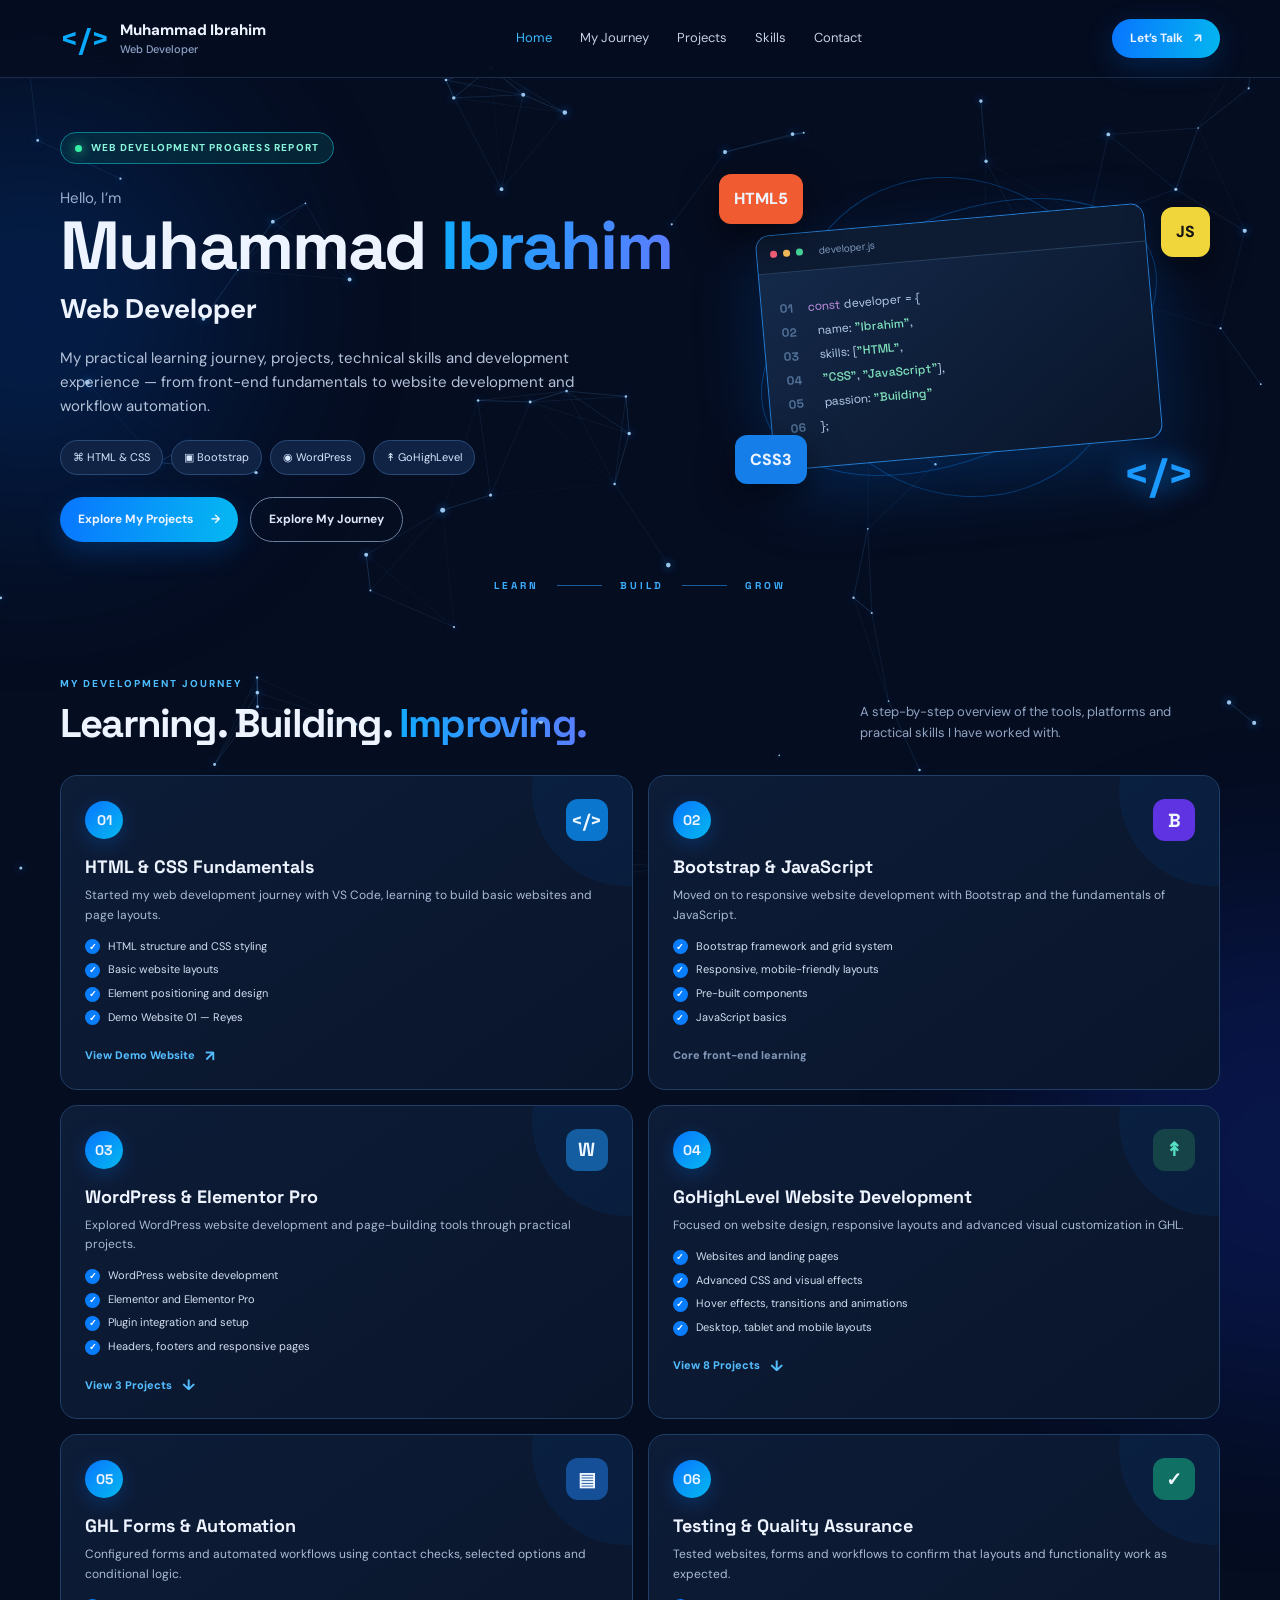
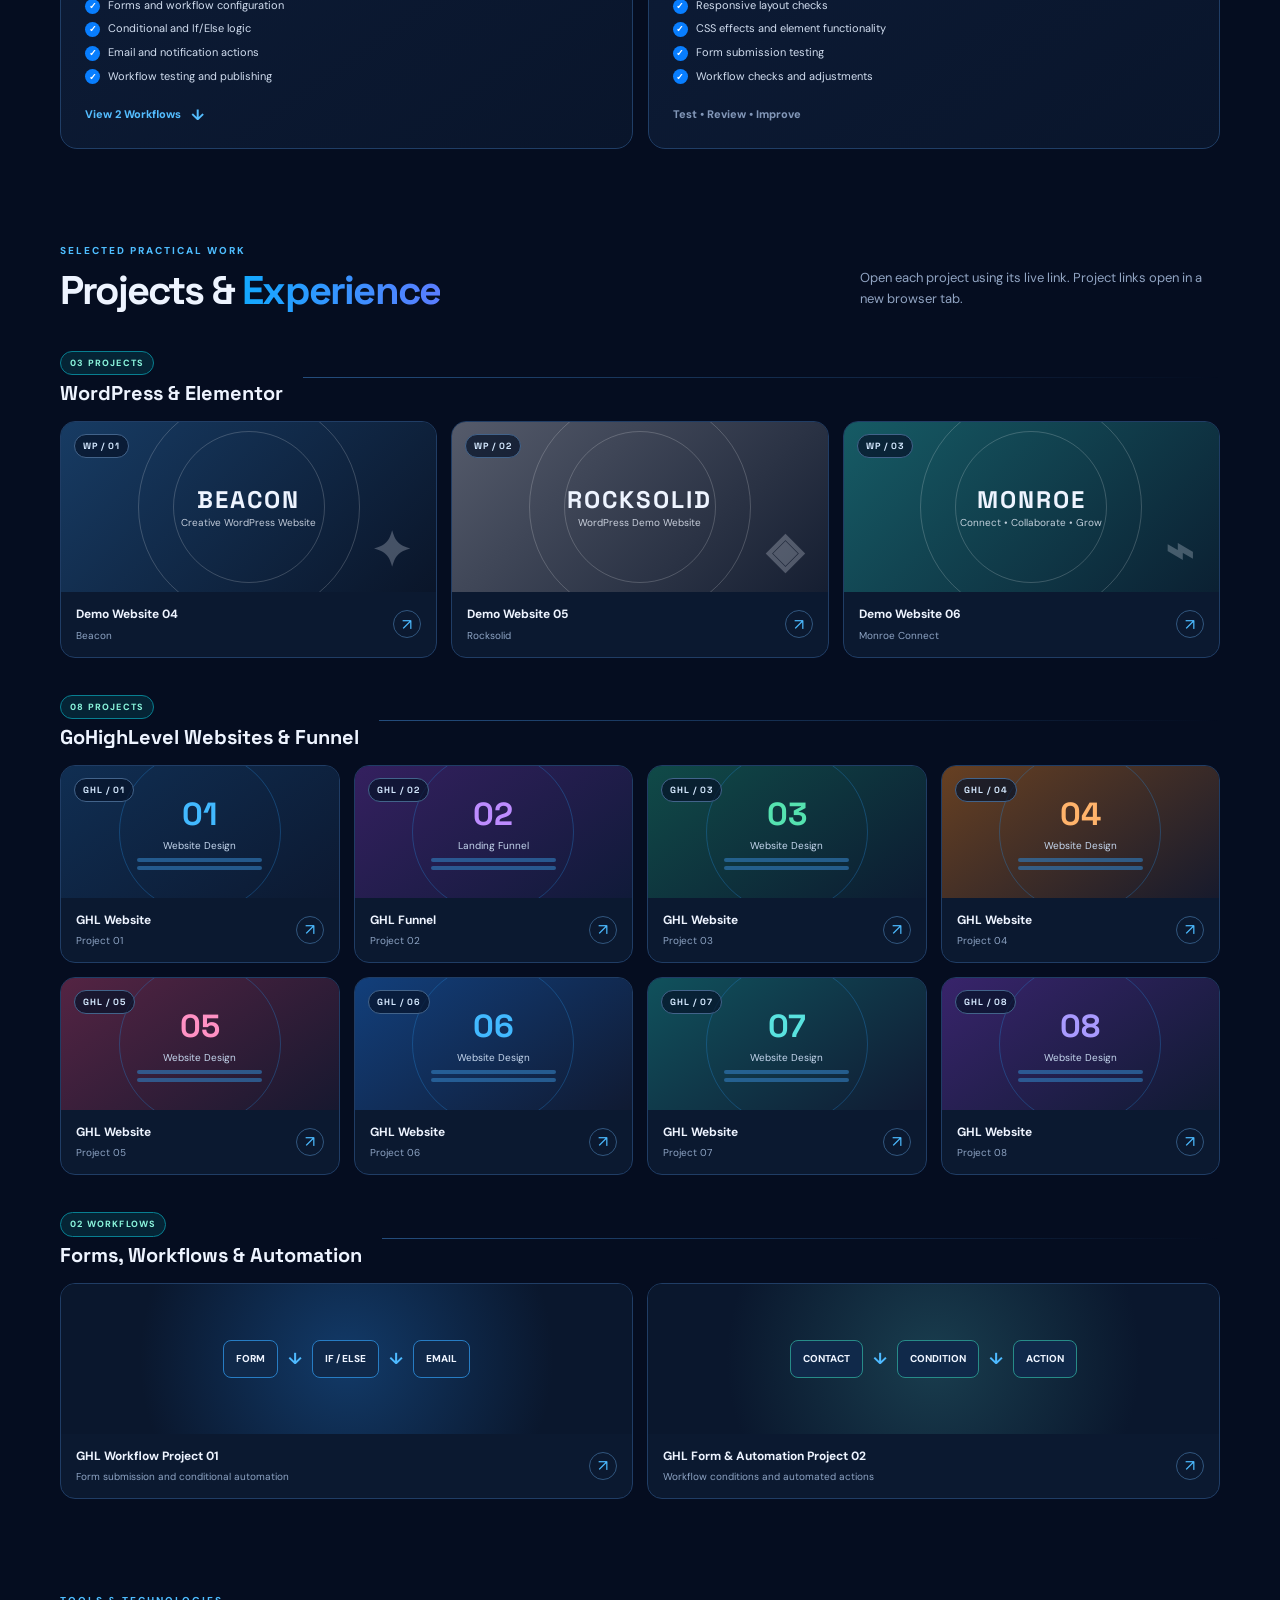
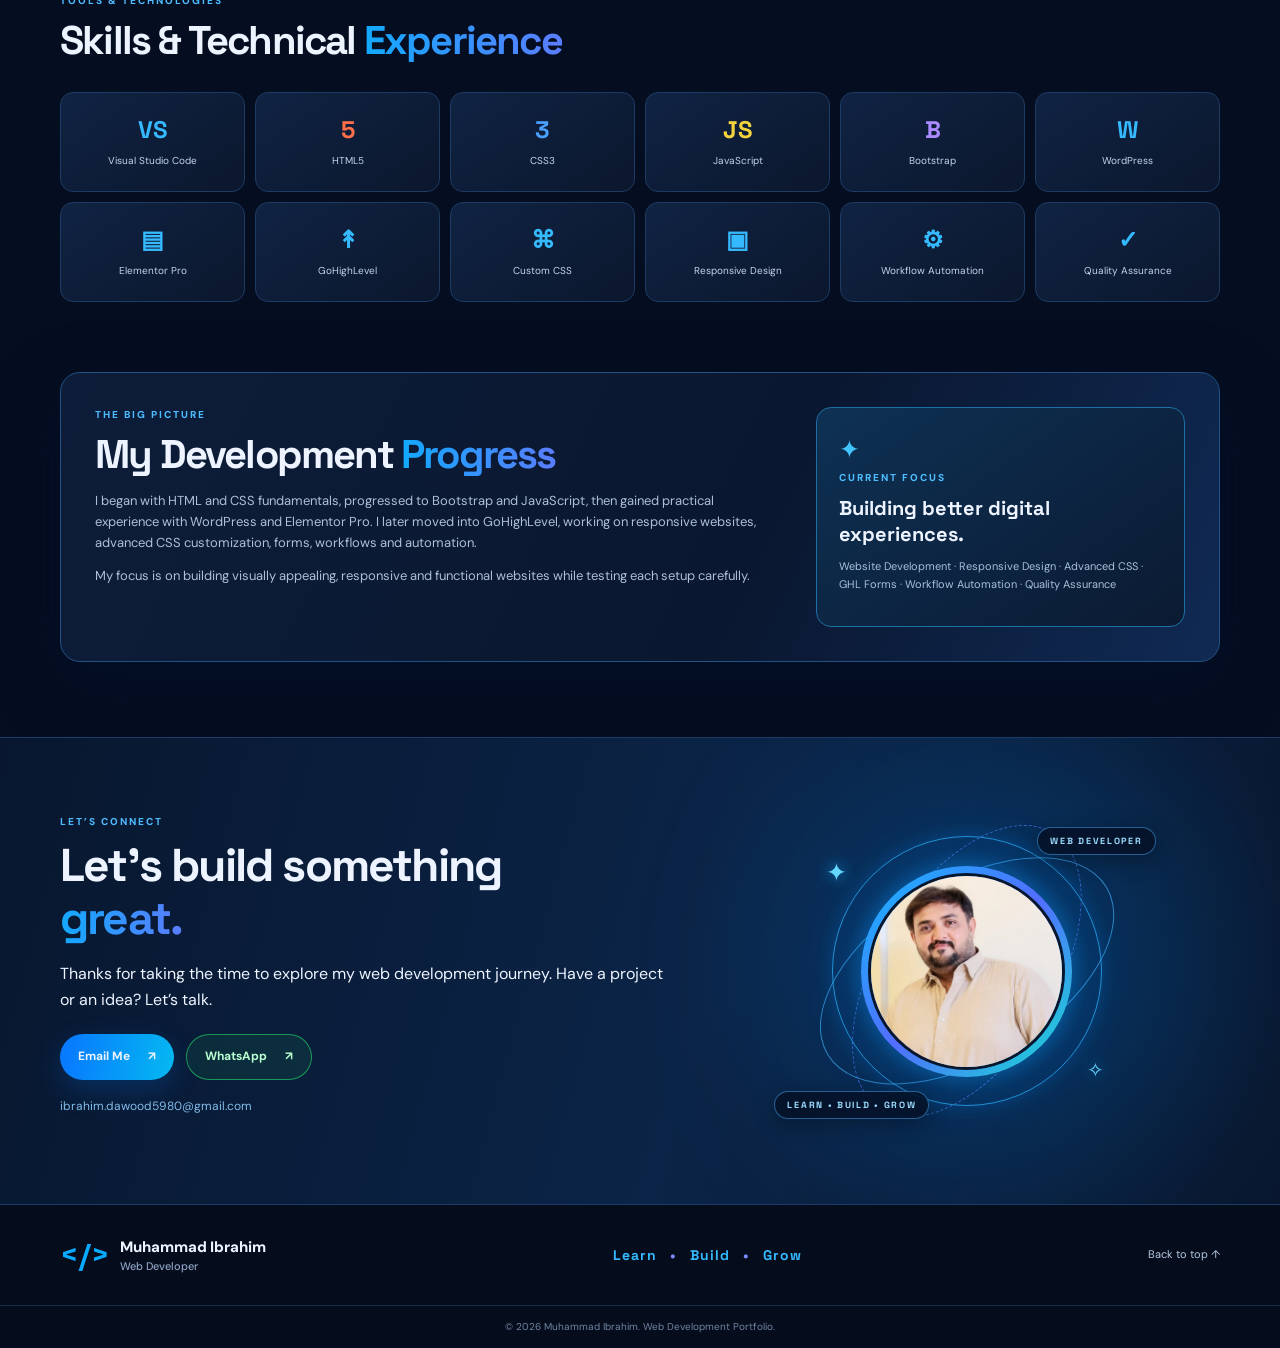
<file: index.html>
<!DOCTYPE html>
<html lang="en">
<head>
  <meta charset="UTF-8">
  <meta name="viewport" content="width=device-width, initial-scale=1.0">
  <meta name="description" content="Muhammad Ibrahim — Web Development Portfolio and Progress Report">
  <title>Muhammad Ibrahim | Web Developer Portfolio</title>
  <link rel="preconnect" href="https://fonts.googleapis.com">
  <link rel="preconnect" href="https://fonts.gstatic.com" crossorigin>
  <link href="https://fonts.googleapis.com/css2?family=DM+Sans:wght@400;500;600;700;800&family=Space+Grotesk:wght@500;600;700&display=swap" rel="stylesheet">
  <link rel="stylesheet" href="style.css">
</head>
<body>
  <div class="page-glow glow-one"></div><div class="page-glow glow-two"></div>
  <header class="site-header">
    <a class="brand" href="#home" aria-label="Ibrahim home"><span class="brand-mark">&lt;/&gt;</span><span>Muhammad Ibrahim<small>Web Developer</small></span></a>
    <button class="menu-toggle" aria-label="Open navigation" aria-expanded="false">☰</button>
    <nav class="nav-links">
      <a class="active" href="#home">Home</a><a href="#journey">My Journey</a><a href="#projects">Projects</a><a href="#skills">Skills</a><a href="#contact">Contact</a>
    </nav>
    <a class="header-cta" href="#contact">Let’s Talk <span>↗</span></a>
  </header>

  <main>
    <section class="hero section-wrap" id="home">
      <div class="hero-copy">
        <div class="eyebrow"><span class="pulse"></span> WEB DEVELOPMENT PROGRESS REPORT</div>
        <p class="hero-kicker">Hello, I’m</p>
        <h1>Muhammad <span>Ibrahim</span></h1>
        <h2>Web Developer</h2>
        <p class="hero-description">My practical learning journey, projects, technical skills and development experience — from front-end fundamentals to website development and workflow automation.</p>
        <div class="tech-pills"><span>⌘ HTML &amp; CSS</span><span>▣ Bootstrap</span><span>◉ WordPress</span><span>↟ GoHighLevel</span></div>
        <div class="hero-actions"><a class="btn btn-primary" href="#projects">Explore My Projects <b>→</b></a><a class="btn btn-outline" href="#journey">Explore My Journey</a></div>
      </div>
      <div class="hero-art" aria-label="Decorative web development illustration">
        <div class="orbit orbit-a"></div><div class="orbit orbit-b"></div>
        <div class="code-window"><div class="window-top"><i></i><i></i><i></i><span>developer.js</span></div><div class="code-lines"><b>01</b> <em>const</em> developer = {<br><b>02</b> &nbsp; name: <strong>"Ibrahim"</strong>,<br><b>03</b> &nbsp; skills: [<strong>"HTML"</strong>,<br><b>04</b> &nbsp; <strong>"CSS"</strong>, <strong>"JavaScript"</strong>],<br><b>05</b> &nbsp; passion: <strong>"Building"</strong><br><b>06</b> };</div></div>
        <div class="floating-tag tag-html">HTML5</div><div class="floating-tag tag-css">CSS3</div><div class="floating-tag tag-js">JS</div><div class="hero-symbol">&lt;/&gt;</div>
      </div>
      <div class="hero-bottom"><span>LEARN</span><i></i><span>BUILD</span><i></i><span>GROW</span></div>
    </section>

    <section class="section-wrap journey-section" id="journey">
      <div class="section-heading"><div><p class="section-label">MY DEVELOPMENT JOURNEY</p><h2>Learning. Building. <span>Improving.</span></h2></div><p class="section-intro">A step-by-step overview of the tools, platforms and practical skills I have worked with.</p></div>
      <div class="journey-grid">
        <article class="journey-card"><div class="card-top"><span class="number">01</span><span class="card-icon">&lt;/&gt;</span></div><h3>HTML &amp; CSS Fundamentals</h3><p>Started my web development journey with VS Code, learning to build basic websites and page layouts.</p><ul><li>HTML structure and CSS styling</li><li>Basic website layouts</li><li>Element positioning and design</li><li>Demo Website 01 — Reyes</li></ul><a class="text-link" href="https://template.hasthemes.com/reyes/reyes/index-agency.html" target="_blank" rel="noopener">View Demo Website <span>↗</span></a></article>
        <article class="journey-card"><div class="card-top"><span class="number">02</span><span class="card-icon purple">B</span></div><h3>Bootstrap &amp; JavaScript</h3><p>Moved on to responsive website development with Bootstrap and the fundamentals of JavaScript.</p><ul><li>Bootstrap framework and grid system</li><li>Responsive, mobile-friendly layouts</li><li>Pre-built components</li><li>JavaScript basics</li></ul><span class="text-link muted-link">Core front-end learning</span></article>
        <article class="journey-card"><div class="card-top"><span class="number">03</span><span class="card-icon wordpress">W</span></div><h3>WordPress &amp; Elementor Pro</h3><p>Explored WordPress website development and page-building tools through practical projects.</p><ul><li>WordPress website development</li><li>Elementor and Elementor Pro</li><li>Plugin integration and setup</li><li>Headers, footers and responsive pages</li></ul><a class="text-link" href="#wordpress-projects">View 3 Projects <span>↓</span></a></article>
        <article class="journey-card"><div class="card-top"><span class="number">04</span><span class="card-icon ghl">↟</span></div><h3>GoHighLevel Website Development</h3><p>Focused on website design, responsive layouts and advanced visual customization in GHL.</p><ul><li>Websites and landing pages</li><li>Advanced CSS and visual effects</li><li>Hover effects, transitions and animations</li><li>Desktop, tablet and mobile layouts</li></ul><a class="text-link" href="#ghl-projects">View 8 Projects <span>↓</span></a></article>
        <article class="journey-card"><div class="card-top"><span class="number">05</span><span class="card-icon form-icon">▤</span></div><h3>GHL Forms &amp; Automation</h3><p>Configured forms and automated workflows using contact checks, selected options and conditional logic.</p><ul><li>Forms and workflow configuration</li><li>Conditional and If/Else logic</li><li>Email and notification actions</li><li>Workflow testing and publishing</li></ul><a class="text-link" href="#workflow-projects">View 2 Workflows <span>↓</span></a></article>
        <article class="journey-card"><div class="card-top"><span class="number">06</span><span class="card-icon qa">✓</span></div><h3>Testing &amp; Quality Assurance</h3><p>Tested websites, forms and workflows to confirm that layouts and functionality work as expected.</p><ul><li>Responsive layout checks</li><li>CSS effects and element functionality</li><li>Form submission testing</li><li>Workflow checks and adjustments</li></ul><span class="text-link muted-link">Test • Review • Improve</span></article>
      </div>
    </section>

    <section class="section-wrap projects-section" id="projects">
      <div class="section-heading"><div><p class="section-label">SELECTED PRACTICAL WORK</p><h2>Projects &amp; <span>Experience</span></h2></div><p class="section-intro">Open each project using its live link. Project links open in a new browser tab.</p></div>
      <div class="project-group" id="wordpress-projects"><div class="group-heading"><div><span class="group-tag">03 PROJECTS</span><h3>WordPress &amp; Elementor</h3></div><span class="group-line"></span></div><div class="project-grid three">
        <a class="project-card" href="https://beacon.themerex.net/?storefront=envato-elements#" target="_blank" rel="noopener"><span class="project-index">WP / 01</span><div class="project-visual visual-beacon"><span>BEACON</span><small>Creative WordPress Website</small><b>✦</b></div><div class="project-meta"><span><strong>Demo Website 04</strong><small>Beacon</small></span><span class="open-icon">↗</span></div></a>
        <a class="project-card" href="https://rocksolid.oceanwp.org/" target="_blank" rel="noopener"><span class="project-index">WP / 02</span><div class="project-visual visual-rock"><span>ROCKSOLID</span><small>WordPress Demo Website</small><b>◈</b></div><div class="project-meta"><span><strong>Demo Website 05</strong><small>Rocksolid</small></span><span class="open-icon">↗</span></div></a>
        <a class="project-card" href="https://monroeconnect.com/" target="_blank" rel="noopener"><span class="project-index">WP / 03</span><div class="project-visual visual-monroe"><span>MONROE</span><small>Connect • Collaborate • Grow</small><b>⌁</b></div><div class="project-meta"><span><strong>Demo Website 06</strong><small>Monroe Connect</small></span><span class="open-icon">↗</span></div></a>
      </div></div>
      <div class="project-group" id="ghl-projects"><div class="group-heading"><div><span class="group-tag">08 PROJECTS</span><h3>GoHighLevel Websites &amp; Funnel</h3></div><span class="group-line"></span></div><div class="project-grid four">
        <a class="project-card compact" href="https://go.tis.link/preview/IOsC1UiClyD26H9IV0Mu" target="_blank" rel="noopener"><span class="project-index">GHL / 01</span><div class="mini-preview"><b>01</b><span>Website Design</span><i></i><i></i></div><div class="project-meta"><span><strong>GHL Website</strong><small>Project 01</small></span><span class="open-icon">↗</span></div></a>
        <a class="project-card compact" href="https://go.tis.link/preview/dqqTU55KYhQP9cSbCDjj" target="_blank" rel="noopener"><span class="project-index">GHL / 02</span><div class="mini-preview purple-preview"><b>02</b><span>Landing Funnel</span><i></i><i></i></div><div class="project-meta"><span><strong>GHL Funnel</strong><small>Project 02</small></span><span class="open-icon">↗</span></div></a>
        <a class="project-card compact" href="https://go.tis.link/preview/iKhYcuN13wwF3IZ0QnXr" target="_blank" rel="noopener"><span class="project-index">GHL / 03</span><div class="mini-preview green-preview"><b>03</b><span>Website Design</span><i></i><i></i></div><div class="project-meta"><span><strong>GHL Website</strong><small>Project 03</small></span><span class="open-icon">↗</span></div></a>
        <a class="project-card compact" href="https://go.tis.link/preview/HoY5Xqotxv7LNEApjGl7" target="_blank" rel="noopener"><span class="project-index">GHL / 04</span><div class="mini-preview orange-preview"><b>04</b><span>Website Design</span><i></i><i></i></div><div class="project-meta"><span><strong>GHL Website</strong><small>Project 04</small></span><span class="open-icon">↗</span></div></a>
        <a class="project-card compact" href="https://go.tis.link/preview/TaDoktyuvWUWbYgGxCXu" target="_blank" rel="noopener"><span class="project-index">GHL / 05</span><div class="mini-preview pink-preview"><b>05</b><span>Website Design</span><i></i><i></i></div><div class="project-meta"><span><strong>GHL Website</strong><small>Project 05</small></span><span class="open-icon">↗</span></div></a>
        <a class="project-card compact" href="https://go.tis.link/preview/7yjDwOdchhX3oHAGkbNc" target="_blank" rel="noopener"><span class="project-index">GHL / 06</span><div class="mini-preview blue-preview"><b>06</b><span>Website Design</span><i></i><i></i></div><div class="project-meta"><span><strong>GHL Website</strong><small>Project 06</small></span><span class="open-icon">↗</span></div></a>
        <a class="project-card compact" href="https://go.tis.link/preview/z0t35wyZMeCic28pxt7k" target="_blank" rel="noopener"><span class="project-index">GHL / 07</span><div class="mini-preview teal-preview"><b>07</b><span>Website Design</span><i></i><i></i></div><div class="project-meta"><span><strong>GHL Website</strong><small>Project 07</small></span><span class="open-icon">↗</span></div></a>
        <a class="project-card compact" href="https://go.tis.link/preview/BDSdkJFs1vSdC7Z53iIG" target="_blank" rel="noopener"><span class="project-index">GHL / 08</span><div class="mini-preview violet-preview"><b>08</b><span>Website Design</span><i></i><i></i></div><div class="project-meta"><span><strong>GHL Website</strong><small>Project 08</small></span><span class="open-icon">↗</span></div></a>
      </div></div>
      <div class="project-group" id="workflow-projects"><div class="group-heading"><div><span class="group-tag">02 WORKFLOWS</span><h3>Forms, Workflows &amp; Automation</h3></div><span class="group-line"></span></div><div class="project-grid two">
        <a class="project-card workflow-card" href="https://app.convertdot.com/v2/location/rIHhzJuw6ZzM0JvHrXBa/automation/workflow/ac80736c-7e94-4765-86a6-65cfad5ec555" target="_blank" rel="noopener"><div class="workflow-graphic"><span>FORM</span><b>↓</b><span>IF / ELSE</span><b>↓</b><span>EMAIL</span></div><div class="project-meta"><span><strong>GHL Workflow Project 01</strong><small>Form submission and conditional automation</small></span><span class="open-icon">↗</span></div></a>
        <a class="project-card workflow-card" href="https://app.convertdot.com/v2/location/rIHhzJuw6ZzM0JvHrXBa/automation/workflow/a234041a-7e7b-4c97-9660-9311ca1e38fb" target="_blank" rel="noopener"><div class="workflow-graphic alt"><span>CONTACT</span><b>↓</b><span>CONDITION</span><b>↓</b><span>ACTION</span></div><div class="project-meta"><span><strong>GHL Form &amp; Automation Project 02</strong><small>Workflow conditions and automated actions</small></span><span class="open-icon">↗</span></div></a>
      </div></div>
    </section>

    <section class="section-wrap skills-section" id="skills">
      <div class="section-heading"><div><p class="section-label">TOOLS &amp; TECHNOLOGIES</p><h2>Skills &amp; Technical <span>Experience</span></h2></div></div>
      <div class="skills-grid">
        <div class="skill"><b>VS</b><span>Visual Studio Code</span></div><div class="skill"><b>5</b><span>HTML5</span></div><div class="skill"><b>3</b><span>CSS3</span></div><div class="skill"><b>JS</b><span>JavaScript</span></div><div class="skill"><b>B</b><span>Bootstrap</span></div><div class="skill"><b>W</b><span>WordPress</span></div><div class="skill"><b>▤</b><span>Elementor Pro</span></div><div class="skill"><b>↟</b><span>GoHighLevel</span></div><div class="skill"><b>⌘</b><span>Custom CSS</span></div><div class="skill"><b>▣</b><span>Responsive Design</span></div><div class="skill"><b>⚙</b><span>Workflow Automation</span></div><div class="skill"><b>✓</b><span>Quality Assurance</span></div>
      </div>
    </section>

    <section class="section-wrap summary-section" id="experience">
      <div class="summary-card"><div><p class="section-label">THE BIG PICTURE</p><h2>My Development <span>Progress</span></h2><p>I began with HTML and CSS fundamentals, progressed to Bootstrap and JavaScript, then gained practical experience with WordPress and Elementor Pro. I later moved into GoHighLevel, working on responsive websites, advanced CSS customization, forms, workflows and automation.</p><p>My focus is on building visually appealing, responsive and functional websites while testing each setup carefully.</p></div><div class="focus-panel"><span class="focus-icon">✦</span><p class="section-label">CURRENT FOCUS</p><h3>Building better digital experiences.</h3><p>Website Development · Responsive Design · Advanced CSS · GHL Forms · Workflow Automation · Quality Assurance</p></div></div>
    </section>

    <section class="contact-section" id="contact">
  <div class="section-wrap contact-inner">
    <div class="contact-copy">
      <p class="section-label">LET’S CONNECT</p>
      <h2>Let’s build something <span>great.</span></h2>
      <p>Thanks for taking the time to explore my web development journey. Have a project or an idea? Let’s talk.</p>
      <div class="contact-actions">
        
<a class="btn btn-primary"
   href="https://mail.google.com/mail/?view=cm&fs=1&to=ibrahim.dawood5980@gmail.com"
   target="_blank"
   rel="noopener noreferrer">
  Email Me <b>↗</b>
</a>

        <a class="btn btn-whatsapp" href="https://wa.me/923110238828" target="_blank" rel="noopener">WhatsApp <b>↗</b></a>
      </div>
      <p class="contact-email">ibrahim.dawood5980@gmail.com</p>
    </div>
    <div class="contact-profile" aria-label="Muhammad Ibrahim profile image">
      <div class="profile-orbit orbit-one"></div>
      <div class="profile-orbit orbit-two"></div>
      <div class="profile-ring"></div>
      <div class="profile-image-wrap"><img src="./bilal.webp" alt="Muhammad Ibrahim"></div>
      <span class="orbit-label label-top">WEB DEVELOPER</span>
      <span class="orbit-label label-bottom">LEARN • BUILD • GROW</span>
      <span class="profile-spark spark-one">✦</span>
      <span class="profile-spark spark-two">✧</span>
    </div>
  </div>
</section>
  </main>
  <footer class="site-footer"><div class="section-wrap footer-inner"><a class="brand" href="#home"><span class="brand-mark">&lt;/&gt;</span><span>Muhammad Ibrahim<small>Web Developer</small></span></a><p>Learn <b>•</b> Build <b>•</b> Grow</p><a href="#home" class="back-top">Back to top ↑</a></div><div class="copyright">© 2026 Muhammad Ibrahim. Web Development Portfolio.</div></footer>
  <script src="script.js"></script>
</body>
</html>
</file>
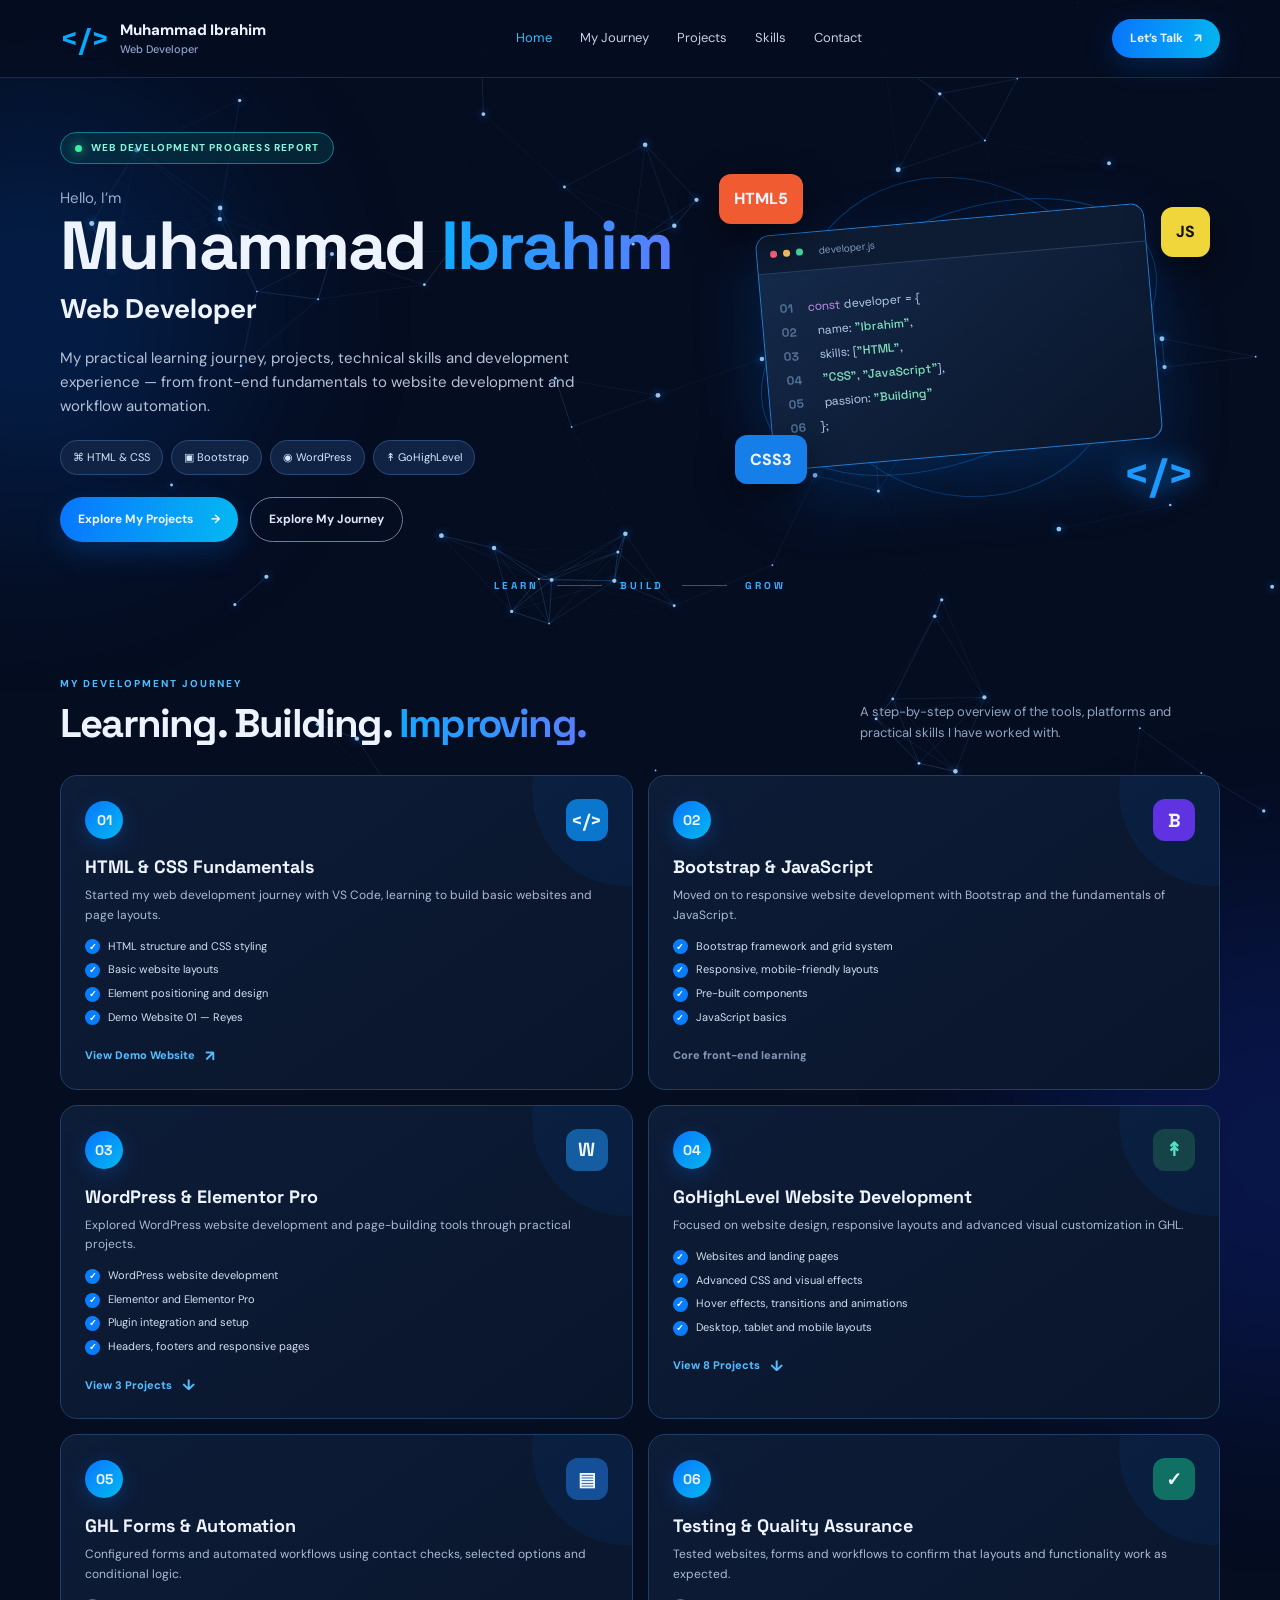
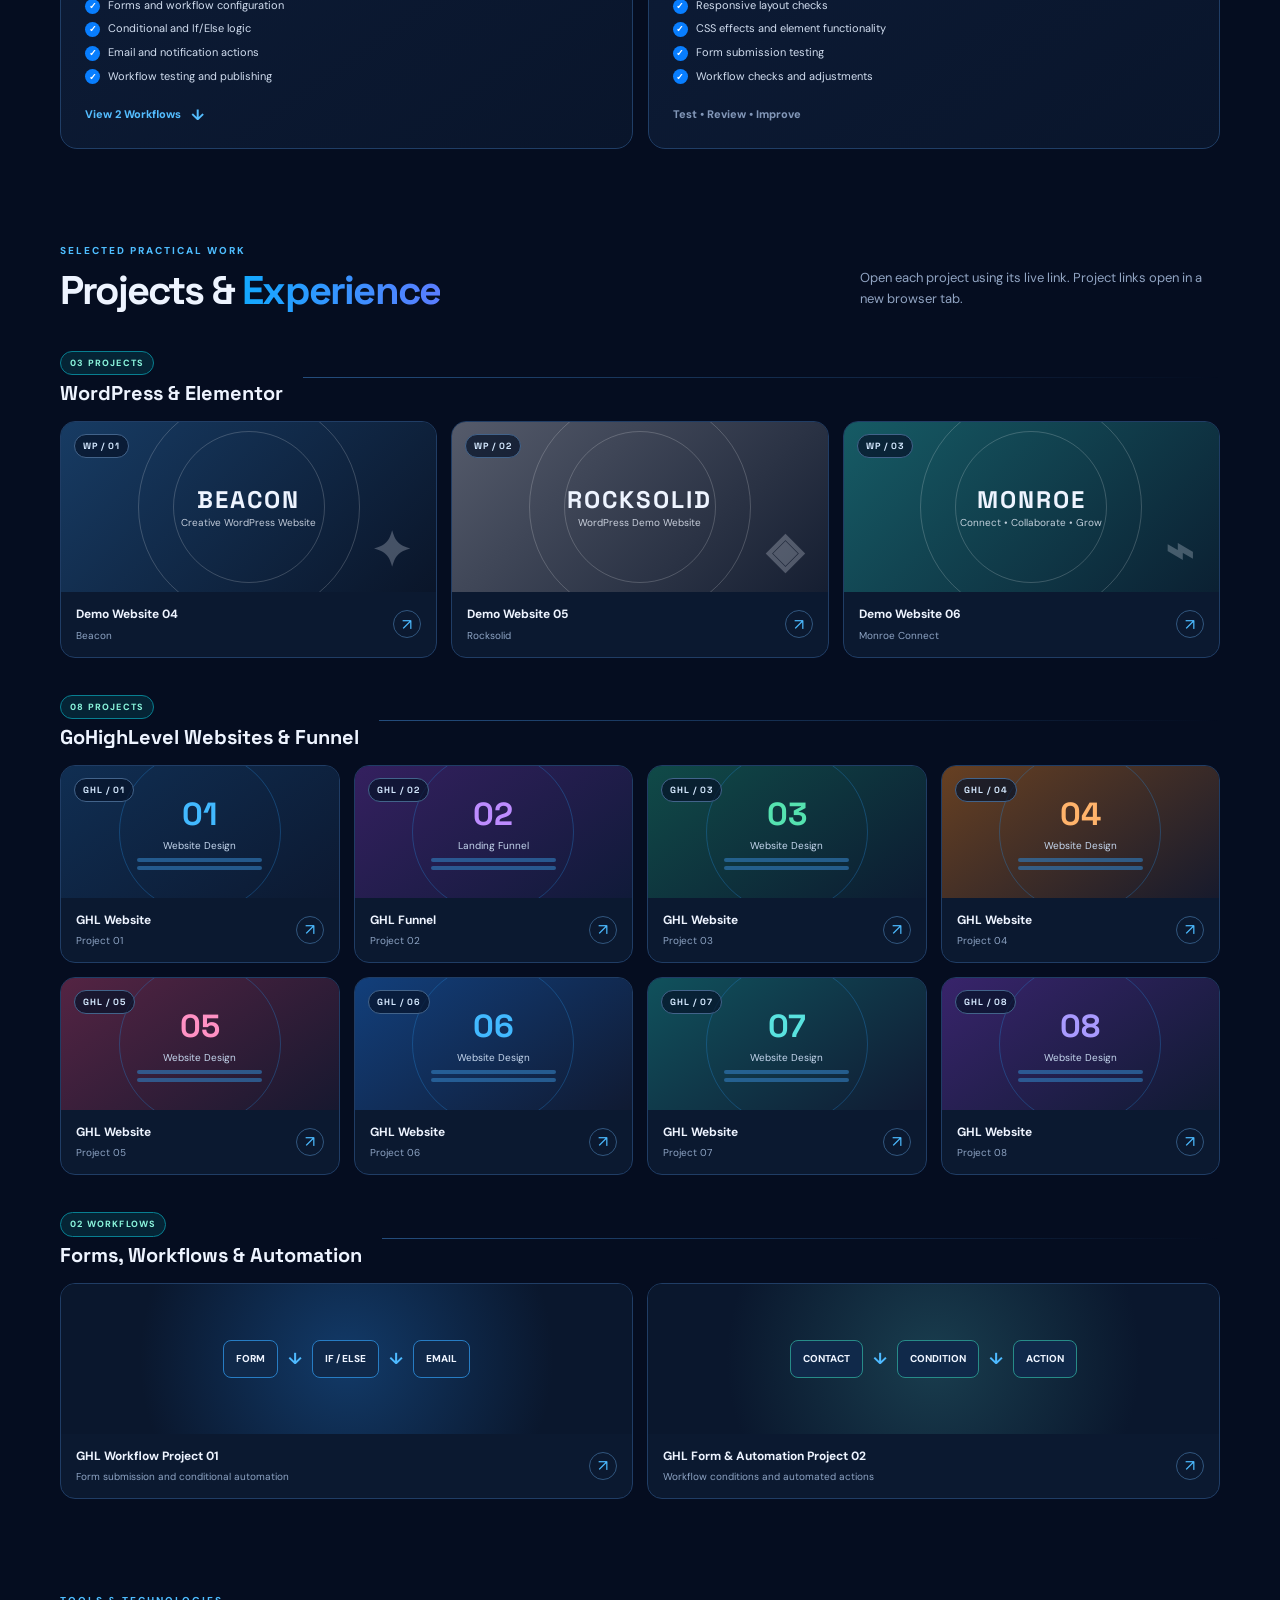
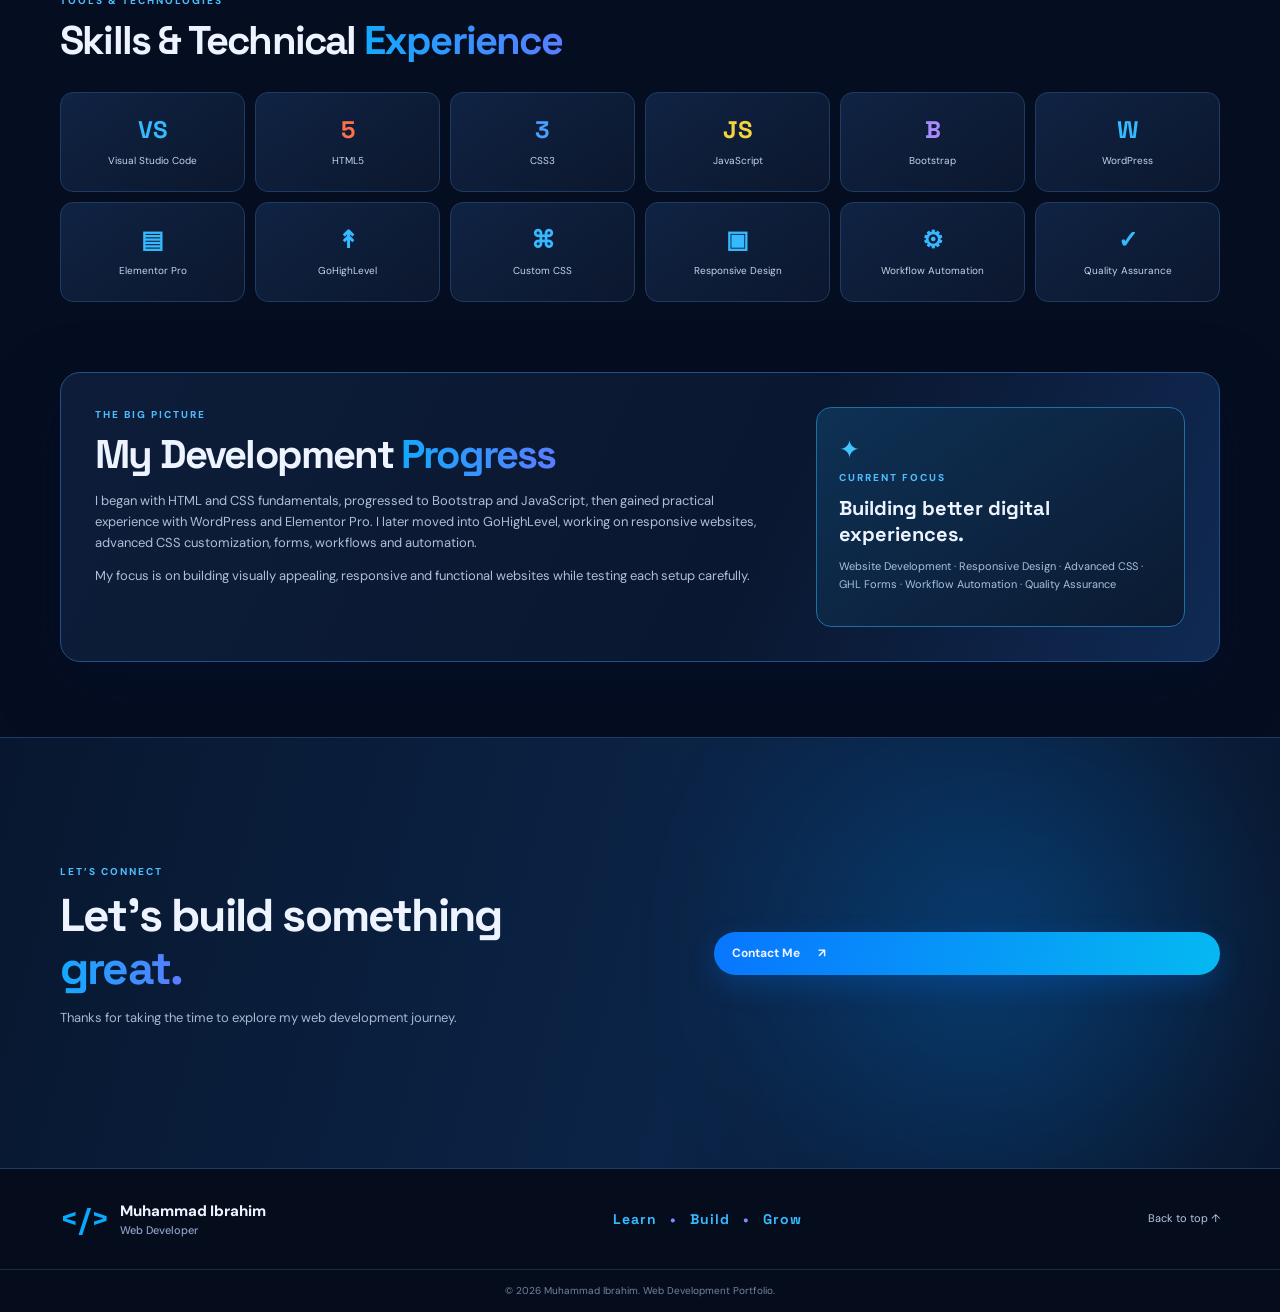
<file: index (2).html>
<!DOCTYPE html>
<html lang="en">
<head>
  <meta charset="UTF-8">
  <meta name="viewport" content="width=device-width, initial-scale=1.0">
  <meta name="description" content="Muhammad Ibrahim — Web Development Portfolio and Progress Report">
  <title>Muhammad Ibrahim | Web Developer Portfolio</title>
  <link rel="preconnect" href="https://fonts.googleapis.com">
  <link rel="preconnect" href="https://fonts.gstatic.com" crossorigin>
  <link href="https://fonts.googleapis.com/css2?family=DM+Sans:wght@400;500;600;700;800&family=Space+Grotesk:wght@500;600;700&display=swap" rel="stylesheet">
  <link rel="stylesheet" href="style.css">
</head>
<body>
  <div class="page-glow glow-one"></div><div class="page-glow glow-two"></div>
  <header class="site-header">
    <a class="brand" href="#home" aria-label="Ibrahim home"><span class="brand-mark">&lt;/&gt;</span><span>Muhammad Ibrahim<small>Web Developer</small></span></a>
    <button class="menu-toggle" aria-label="Open navigation" aria-expanded="false">☰</button>
    <nav class="nav-links">
      <a class="active" href="#home">Home</a><a href="#journey">My Journey</a><a href="#projects">Projects</a><a href="#skills">Skills</a><a href="#contact">Contact</a>
    </nav>
    <a class="header-cta" href="#contact">Let’s Talk <span>↗</span></a>
  </header>

  <main>
    <section class="hero section-wrap" id="home">
      <div class="hero-copy">
        <div class="eyebrow"><span class="pulse"></span> WEB DEVELOPMENT PROGRESS REPORT</div>
        <p class="hero-kicker">Hello, I’m</p>
        <h1>Muhammad <span>Ibrahim</span></h1>
        <h2>Web Developer</h2>
        <p class="hero-description">My practical learning journey, projects, technical skills and development experience — from front-end fundamentals to website development and workflow automation.</p>
        <div class="tech-pills"><span>⌘ HTML &amp; CSS</span><span>▣ Bootstrap</span><span>◉ WordPress</span><span>↟ GoHighLevel</span></div>
        <div class="hero-actions"><a class="btn btn-primary" href="#projects">Explore My Projects <b>→</b></a><a class="btn btn-outline" href="#journey">Explore My Journey</a></div>
      </div>
      <div class="hero-art" aria-label="Decorative web development illustration">
        <div class="orbit orbit-a"></div><div class="orbit orbit-b"></div>
        <div class="code-window"><div class="window-top"><i></i><i></i><i></i><span>developer.js</span></div><div class="code-lines"><b>01</b> <em>const</em> developer = {<br><b>02</b> &nbsp; name: <strong>"Ibrahim"</strong>,<br><b>03</b> &nbsp; skills: [<strong>"HTML"</strong>,<br><b>04</b> &nbsp; <strong>"CSS"</strong>, <strong>"JavaScript"</strong>],<br><b>05</b> &nbsp; passion: <strong>"Building"</strong><br><b>06</b> };</div></div>
        <div class="floating-tag tag-html">HTML5</div><div class="floating-tag tag-css">CSS3</div><div class="floating-tag tag-js">JS</div><div class="hero-symbol">&lt;/&gt;</div>
      </div>
      <div class="hero-bottom"><span>LEARN</span><i></i><span>BUILD</span><i></i><span>GROW</span></div>
    </section>

    <section class="section-wrap journey-section" id="journey">
      <div class="section-heading"><div><p class="section-label">MY DEVELOPMENT JOURNEY</p><h2>Learning. Building. <span>Improving.</span></h2></div><p class="section-intro">A step-by-step overview of the tools, platforms and practical skills I have worked with.</p></div>
      <div class="journey-grid">
        <article class="journey-card"><div class="card-top"><span class="number">01</span><span class="card-icon">&lt;/&gt;</span></div><h3>HTML &amp; CSS Fundamentals</h3><p>Started my web development journey with VS Code, learning to build basic websites and page layouts.</p><ul><li>HTML structure and CSS styling</li><li>Basic website layouts</li><li>Element positioning and design</li><li>Demo Website 01 — Reyes</li></ul><a class="text-link" href="https://template.hasthemes.com/reyes/reyes/index-agency.html" target="_blank" rel="noopener">View Demo Website <span>↗</span></a></article>
        <article class="journey-card"><div class="card-top"><span class="number">02</span><span class="card-icon purple">B</span></div><h3>Bootstrap &amp; JavaScript</h3><p>Moved on to responsive website development with Bootstrap and the fundamentals of JavaScript.</p><ul><li>Bootstrap framework and grid system</li><li>Responsive, mobile-friendly layouts</li><li>Pre-built components</li><li>JavaScript basics</li></ul><span class="text-link muted-link">Core front-end learning</span></article>
        <article class="journey-card"><div class="card-top"><span class="number">03</span><span class="card-icon wordpress">W</span></div><h3>WordPress &amp; Elementor Pro</h3><p>Explored WordPress website development and page-building tools through practical projects.</p><ul><li>WordPress website development</li><li>Elementor and Elementor Pro</li><li>Plugin integration and setup</li><li>Headers, footers and responsive pages</li></ul><a class="text-link" href="#wordpress-projects">View 3 Projects <span>↓</span></a></article>
        <article class="journey-card"><div class="card-top"><span class="number">04</span><span class="card-icon ghl">↟</span></div><h3>GoHighLevel Website Development</h3><p>Focused on website design, responsive layouts and advanced visual customization in GHL.</p><ul><li>Websites and landing pages</li><li>Advanced CSS and visual effects</li><li>Hover effects, transitions and animations</li><li>Desktop, tablet and mobile layouts</li></ul><a class="text-link" href="#ghl-projects">View 8 Projects <span>↓</span></a></article>
        <article class="journey-card"><div class="card-top"><span class="number">05</span><span class="card-icon form-icon">▤</span></div><h3>GHL Forms &amp; Automation</h3><p>Configured forms and automated workflows using contact checks, selected options and conditional logic.</p><ul><li>Forms and workflow configuration</li><li>Conditional and If/Else logic</li><li>Email and notification actions</li><li>Workflow testing and publishing</li></ul><a class="text-link" href="#workflow-projects">View 2 Workflows <span>↓</span></a></article>
        <article class="journey-card"><div class="card-top"><span class="number">06</span><span class="card-icon qa">✓</span></div><h3>Testing &amp; Quality Assurance</h3><p>Tested websites, forms and workflows to confirm that layouts and functionality work as expected.</p><ul><li>Responsive layout checks</li><li>CSS effects and element functionality</li><li>Form submission testing</li><li>Workflow checks and adjustments</li></ul><span class="text-link muted-link">Test • Review • Improve</span></article>
      </div>
    </section>

    <section class="section-wrap projects-section" id="projects">
      <div class="section-heading"><div><p class="section-label">SELECTED PRACTICAL WORK</p><h2>Projects &amp; <span>Experience</span></h2></div><p class="section-intro">Open each project using its live link. Project links open in a new browser tab.</p></div>
      <div class="project-group" id="wordpress-projects"><div class="group-heading"><div><span class="group-tag">03 PROJECTS</span><h3>WordPress &amp; Elementor</h3></div><span class="group-line"></span></div><div class="project-grid three">
        <a class="project-card" href="https://beacon.themerex.net/?storefront=envato-elements#" target="_blank" rel="noopener"><span class="project-index">WP / 01</span><div class="project-visual visual-beacon"><span>BEACON</span><small>Creative WordPress Website</small><b>✦</b></div><div class="project-meta"><span><strong>Demo Website 04</strong><small>Beacon</small></span><span class="open-icon">↗</span></div></a>
        <a class="project-card" href="https://rocksolid.oceanwp.org/" target="_blank" rel="noopener"><span class="project-index">WP / 02</span><div class="project-visual visual-rock"><span>ROCKSOLID</span><small>WordPress Demo Website</small><b>◈</b></div><div class="project-meta"><span><strong>Demo Website 05</strong><small>Rocksolid</small></span><span class="open-icon">↗</span></div></a>
        <a class="project-card" href="https://monroeconnect.com/" target="_blank" rel="noopener"><span class="project-index">WP / 03</span><div class="project-visual visual-monroe"><span>MONROE</span><small>Connect • Collaborate • Grow</small><b>⌁</b></div><div class="project-meta"><span><strong>Demo Website 06</strong><small>Monroe Connect</small></span><span class="open-icon">↗</span></div></a>
      </div></div>
      <div class="project-group" id="ghl-projects"><div class="group-heading"><div><span class="group-tag">08 PROJECTS</span><h3>GoHighLevel Websites &amp; Funnel</h3></div><span class="group-line"></span></div><div class="project-grid four">
        <a class="project-card compact" href="https://go.tis.link/preview/IOsC1UiClyD26H9IV0Mu" target="_blank" rel="noopener"><span class="project-index">GHL / 01</span><div class="mini-preview"><b>01</b><span>Website Design</span><i></i><i></i></div><div class="project-meta"><span><strong>GHL Website</strong><small>Project 01</small></span><span class="open-icon">↗</span></div></a>
        <a class="project-card compact" href="https://go.tis.link/preview/dqqTU55KYhQP9cSbCDjj" target="_blank" rel="noopener"><span class="project-index">GHL / 02</span><div class="mini-preview purple-preview"><b>02</b><span>Landing Funnel</span><i></i><i></i></div><div class="project-meta"><span><strong>GHL Funnel</strong><small>Project 02</small></span><span class="open-icon">↗</span></div></a>
        <a class="project-card compact" href="https://go.tis.link/preview/iKhYcuN13wwF3IZ0QnXr" target="_blank" rel="noopener"><span class="project-index">GHL / 03</span><div class="mini-preview green-preview"><b>03</b><span>Website Design</span><i></i><i></i></div><div class="project-meta"><span><strong>GHL Website</strong><small>Project 03</small></span><span class="open-icon">↗</span></div></a>
        <a class="project-card compact" href="https://go.tis.link/preview/HoY5Xqotxv7LNEApjGl7" target="_blank" rel="noopener"><span class="project-index">GHL / 04</span><div class="mini-preview orange-preview"><b>04</b><span>Website Design</span><i></i><i></i></div><div class="project-meta"><span><strong>GHL Website</strong><small>Project 04</small></span><span class="open-icon">↗</span></div></a>
        <a class="project-card compact" href="https://go.tis.link/preview/TaDoktyuvWUWbYgGxCXu" target="_blank" rel="noopener"><span class="project-index">GHL / 05</span><div class="mini-preview pink-preview"><b>05</b><span>Website Design</span><i></i><i></i></div><div class="project-meta"><span><strong>GHL Website</strong><small>Project 05</small></span><span class="open-icon">↗</span></div></a>
        <a class="project-card compact" href="https://go.tis.link/preview/7yjDwOdchhX3oHAGkbNc" target="_blank" rel="noopener"><span class="project-index">GHL / 06</span><div class="mini-preview blue-preview"><b>06</b><span>Website Design</span><i></i><i></i></div><div class="project-meta"><span><strong>GHL Website</strong><small>Project 06</small></span><span class="open-icon">↗</span></div></a>
        <a class="project-card compact" href="https://go.tis.link/preview/z0t35wyZMeCic28pxt7k" target="_blank" rel="noopener"><span class="project-index">GHL / 07</span><div class="mini-preview teal-preview"><b>07</b><span>Website Design</span><i></i><i></i></div><div class="project-meta"><span><strong>GHL Website</strong><small>Project 07</small></span><span class="open-icon">↗</span></div></a>
        <a class="project-card compact" href="https://go.tis.link/preview/BDSdkJFs1vSdC7Z53iIG" target="_blank" rel="noopener"><span class="project-index">GHL / 08</span><div class="mini-preview violet-preview"><b>08</b><span>Website Design</span><i></i><i></i></div><div class="project-meta"><span><strong>GHL Website</strong><small>Project 08</small></span><span class="open-icon">↗</span></div></a>
      </div></div>
      <div class="project-group" id="workflow-projects"><div class="group-heading"><div><span class="group-tag">02 WORKFLOWS</span><h3>Forms, Workflows &amp; Automation</h3></div><span class="group-line"></span></div><div class="project-grid two">
        <a class="project-card workflow-card" href="https://app.convertdot.com/v2/location/rIHhzJuw6ZzM0JvHrXBa/automation/workflow/ac80736c-7e94-4765-86a6-65cfad5ec555" target="_blank" rel="noopener"><div class="workflow-graphic"><span>FORM</span><b>↓</b><span>IF / ELSE</span><b>↓</b><span>EMAIL</span></div><div class="project-meta"><span><strong>GHL Workflow Project 01</strong><small>Form submission and conditional automation</small></span><span class="open-icon">↗</span></div></a>
        <a class="project-card workflow-card" href="https://app.convertdot.com/v2/location/rIHhzJuw6ZzM0JvHrXBa/automation/workflow/a234041a-7e7b-4c97-9660-9311ca1e38fb" target="_blank" rel="noopener"><div class="workflow-graphic alt"><span>CONTACT</span><b>↓</b><span>CONDITION</span><b>↓</b><span>ACTION</span></div><div class="project-meta"><span><strong>GHL Form &amp; Automation Project 02</strong><small>Workflow conditions and automated actions</small></span><span class="open-icon">↗</span></div></a>
      </div></div>
    </section>

    <section class="section-wrap skills-section" id="skills">
      <div class="section-heading"><div><p class="section-label">TOOLS &amp; TECHNOLOGIES</p><h2>Skills &amp; Technical <span>Experience</span></h2></div></div>
      <div class="skills-grid">
        <div class="skill"><b>VS</b><span>Visual Studio Code</span></div><div class="skill"><b>5</b><span>HTML5</span></div><div class="skill"><b>3</b><span>CSS3</span></div><div class="skill"><b>JS</b><span>JavaScript</span></div><div class="skill"><b>B</b><span>Bootstrap</span></div><div class="skill"><b>W</b><span>WordPress</span></div><div class="skill"><b>▤</b><span>Elementor Pro</span></div><div class="skill"><b>↟</b><span>GoHighLevel</span></div><div class="skill"><b>⌘</b><span>Custom CSS</span></div><div class="skill"><b>▣</b><span>Responsive Design</span></div><div class="skill"><b>⚙</b><span>Workflow Automation</span></div><div class="skill"><b>✓</b><span>Quality Assurance</span></div>
      </div>
    </section>

    <section class="section-wrap summary-section" id="experience">
      <div class="summary-card"><div><p class="section-label">THE BIG PICTURE</p><h2>My Development <span>Progress</span></h2><p>I began with HTML and CSS fundamentals, progressed to Bootstrap and JavaScript, then gained practical experience with WordPress and Elementor Pro. I later moved into GoHighLevel, working on responsive websites, advanced CSS customization, forms, workflows and automation.</p><p>My focus is on building visually appealing, responsive and functional websites while testing each setup carefully.</p></div><div class="focus-panel"><span class="focus-icon">✦</span><p class="section-label">CURRENT FOCUS</p><h3>Building better digital experiences.</h3><p>Website Development · Responsive Design · Advanced CSS · GHL Forms · Workflow Automation · Quality Assurance</p></div></div>
    </section>

    <section class="contact-section" id="contact"><div class="section-wrap contact-inner"><div><p class="section-label">LET’S CONNECT</p><h2>Let’s build something <span>great.</span></h2><p>Thanks for taking the time to explore my web development journey.</p></div><a class="btn btn-primary" href="mailto:">Contact Me <b>↗</b></a></div></section>
  </main>
  <footer class="site-footer"><div class="section-wrap footer-inner"><a class="brand" href="#home"><span class="brand-mark">&lt;/&gt;</span><span>Muhammad Ibrahim<small>Web Developer</small></span></a><p>Learn <b>•</b> Build <b>•</b> Grow</p><a href="#home" class="back-top">Back to top ↑</a></div><div class="copyright">© 2026 Muhammad Ibrahim. Web Development Portfolio.</div></footer>
  <script src="script.js"></script>
</body>
</html>
</file>
<file: style.css>
*{box-sizing:border-box}html{scroll-behavior:smooth;scroll-padding-top:90px}body{margin:0;background:#050d20;color:#eef4ff;font-family:"DM Sans",sans-serif;line-height:1.6;overflow-x:hidden}a{color:inherit;text-decoration:none}.page-glow{position:fixed;z-index:-1;filter:blur(100px);opacity:.18;pointer-events:none;border-radius:50%}.glow-one{width:420px;height:420px;background:#006dff;top:100px;left:-180px}.glow-two{width:500px;height:500px;background:#183eff;right:-250px;top:900px}.section-wrap{width:min(1160px,calc(100% - 48px));margin-inline:auto}.site-header{height:78px;padding:0 max(24px,calc((100% - 1160px)/2));display:flex;align-items:center;justify-content:space-between;border-bottom:1px solid #1b2b49;background:rgba(5,13,32,.88);backdrop-filter:blur(16px);position:sticky;top:0;z-index:20}.brand{display:flex;align-items:center;gap:10px;font-weight:800;font-size:15px;line-height:1.2}.brand small{display:block;color:#8ea2c6;font-size:11px;font-weight:500;margin-top:4px}.brand-mark{font-family:"Space Grotesk";font-size:30px;color:#08aaff;font-weight:700}.nav-links{display:flex;gap:28px;color:#c4d0e5;font-size:13px}.nav-links a:hover,.nav-links a.active{color:#38baff}.header-cta{background:linear-gradient(100deg,#0875ff,#04b6ef);padding:10px 18px;border-radius:30px;font-size:12px;font-weight:700;box-shadow:0 8px 28px #007bff35}.header-cta span{margin-left:8px}.menu-toggle{display:none;background:none;color:white;border:0;font-size:24px}.hero{min-height:510px;position:relative;display:grid;grid-template-columns:1.1fr .9fr;align-items:center;padding-top:54px;padding-bottom:64px}.hero-copy{position:relative;z-index:2}.eyebrow,.group-tag{display:inline-flex;align-items:center;gap:9px;border:1px solid #087f91;background:#073d4a80;color:#8af4dc;border-radius:30px;padding:7px 14px;font-size:10px;letter-spacing:1.2px;font-weight:800}.pulse{width:7px;height:7px;border-radius:50%;background:#37f0a4;box-shadow:0 0 12px #37f0a4}.hero-kicker{margin:22px 0 0;color:#9aafd0;font-size:15px}.hero h1,.section-heading h2,.summary-card h2,.contact-inner h2{font-family:"Space Grotesk",sans-serif;letter-spacing:-1.8px}.hero h1{font-size:clamp(42px,6vw,68px);line-height:1.05;margin:0;font-weight:700}.hero h1 span,.section-heading h2 span,.summary-card h2 span,.contact-inner h2 span{background:linear-gradient(90deg,#13a9ff,#5a7dff);-webkit-background-clip:text;background-clip:text;color:transparent}.hero h2{font-size:27px;margin:6px 0 12px}.hero-description{max-width:520px;color:#b4c2d9;font-size:15px}.tech-pills{display:flex;gap:8px;flex-wrap:wrap;margin:22px 0}.tech-pills span{font-size:11px;border:1px solid #294a77;background:#102344;border-radius:25px;padding:8px 12px;color:#d8e8ff}.hero-actions{display:flex;gap:12px;flex-wrap:wrap}.btn{display:inline-flex;align-items:center;gap:18px;padding:12px 18px;border-radius:30px;font-size:12px;font-weight:700;transition:.25s}.btn:hover{transform:translateY(-3px)}.btn-primary{background:linear-gradient(100deg,#0876ff,#05b9f1);box-shadow:0 10px 28px #007bff38}.btn-outline{border:1px solid #6b7e9c;color:#dce7f8}.hero-art{height:370px;position:relative;display:grid;place-items:center}.orbit{position:absolute;border:1px solid #0b8dff55;border-radius:50%;transform:rotate(-24deg)}.orbit-a{width:420px;height:240px}.orbit-b{width:340px;height:310px;transform:rotate(35deg)}.code-window{width:min(390px,100%);background:linear-gradient(145deg,#152a4b,#09152a);border:1px solid #267ed4;border-radius:14px;box-shadow:0 25px 70px #007bff35;transform:rotate(-5deg);overflow:hidden;z-index:1}.window-top{height:38px;background:#0d1b33;border-bottom:1px solid #28415f;display:flex;align-items:center;padding:0 13px;gap:6px}.window-top i{width:7px;height:7px;border-radius:50%;background:#ff647c}.window-top i:nth-child(2){background:#ffc45e}.window-top i:nth-child(3){background:#45d99b}.window-top span{margin-left:10px;font-size:10px;color:#7f9abf}.code-lines{padding:24px 18px 28px;font:12px/2 "Space Grotesk",monospace;color:#b8d0ef}.code-lines b{color:#527198;margin-right:12px}.code-lines em{color:#c792ea;font-style:normal}.code-lines strong{color:#80e3bd;font-weight:500}.floating-tag{position:absolute;z-index:2;border-radius:12px;padding:12px 15px;font-weight:800;box-shadow:0 12px 35px #0008}.tag-html{background:#f05b31;top:22px;left:4%}.tag-css{background:#167ee8;bottom:38px;left:7%}.tag-js{background:#f1d63b;color:#151515;right:2%;top:55px}.hero-symbol{position:absolute;right:5%;bottom:20px;font:700 44px "Space Grotesk";color:#1c9bff;text-shadow:0 0 28px #008cff}.hero-bottom{position:absolute;bottom:14px;left:0;right:0;display:flex;align-items:center;justify-content:center;gap:18px;color:#3baeff;font:700 10px "Space Grotesk";letter-spacing:3px}.hero-bottom i{height:1px;width:45px;background:#1a5b9c}.journey-section,.projects-section,.skills-section{padding-top:70px;padding-bottom:24px}.section-heading{display:flex;justify-content:space-between;align-items:end;gap:30px;margin-bottom:28px}.section-label{font-size:10px;letter-spacing:2px;font-weight:800;color:#4ebdff;margin:0 0 9px}.section-heading h2,.summary-card h2,.contact-inner h2{font-size:clamp(28px,4vw,40px);line-height:1.15;margin:0}.section-intro{max-width:360px;color:#91a4c2;font-size:13px;margin:0 0 4px}.journey-grid{display:grid;grid-template-columns:repeat(2,1fr);gap:15px}.journey-card{position:relative;padding:23px 24px 21px;background:linear-gradient(145deg,#0d1c37,#09152b);border:1px solid #203e66;border-radius:17px;min-height:290px;transition:.25s;overflow:hidden}.journey-card:after{content:"";position:absolute;width:190px;height:190px;border-radius:50%;background:#087cff12;right:-90px;top:-80px;pointer-events:none}.journey-card:hover,.project-card:hover{border-color:#168dff;transform:translateY(-4px);box-shadow:0 16px 40px #006cff18}.card-top{display:flex;align-items:center;justify-content:space-between}.number{display:grid;place-items:center;width:38px;height:38px;border-radius:50%;background:linear-gradient(135deg,#0876ff,#05b9ef);font:700 14px "Space Grotesk";box-shadow:0 5px 20px #007bff40}.card-icon{width:42px;height:42px;border-radius:12px;display:grid;place-items:center;background:#0c75c9;color:#fff;font:800 19px "Space Grotesk"}.card-icon.purple{background:#672de0}.card-icon.wordpress{background:#165a9a}.card-icon.ghl{background:#173e39;color:#5ce5bd}.card-icon.form-icon{background:#174b90}.card-icon.qa{background:#116f58}.journey-card h3{font:700 18px "Space Grotesk";margin:14px 0 8px}.journey-card p{font-size:12px;color:#aabbd4;margin:0 0 13px;max-width:510px}.journey-card ul{list-style:none;padding:0;margin:0 0 15px;display:grid;gap:6px}.journey-card li{font-size:11px;color:#d2def0}.journey-card li:before{content:"✓";display:inline-grid;place-items:center;width:15px;height:15px;margin-right:8px;border-radius:50%;background:#087eff;color:#fff;font-size:9px;font-weight:800}.text-link{display:inline-flex;align-items:center;gap:10px;color:#54bdff;font-size:11px;font-weight:800}.text-link span{font-size:15px}.muted-link{color:#8297b8}.project-group{margin-top:34px}.group-heading{display:flex;align-items:center;gap:20px;margin-bottom:15px}.group-heading h3{font:700 20px "Space Grotesk";margin:5px 0 0}.group-tag{font-size:9px;padding:4px 9px}.group-line{height:1px;flex:1;background:linear-gradient(90deg,#244d7d,transparent)}.project-grid{display:grid;gap:14px}.project-grid.three{grid-template-columns:repeat(3,1fr)}.project-grid.four{grid-template-columns:repeat(4,1fr)}.project-grid.two{grid-template-columns:repeat(2,1fr)}.project-card{display:block;position:relative;overflow:hidden;border:1px solid #203d65;border-radius:15px;background:#0b1930;transition:.25s}.project-index{position:absolute;top:12px;left:13px;z-index:2;font:700 9px "Space Grotesk";letter-spacing:1px;color:#d5e9ff;background:#061329b8;border:1px solid #42638a;padding:5px 8px;border-radius:20px}.project-visual{height:170px;display:flex;flex-direction:column;align-items:center;justify-content:center;position:relative;overflow:hidden}.project-visual:before,.project-visual:after{content:"";position:absolute;border:1px solid #ffffff30;border-radius:50%;width:220px;height:220px}.project-visual:after{width:150px;height:150px}.project-visual span{font:700 24px "Space Grotesk";letter-spacing:2px;z-index:1}.project-visual small{font-size:10px;z-index:1;opacity:.8}.project-visual b{font-size:48px;position:absolute;right:25px;bottom:3px;opacity:.25}.visual-beacon{background:linear-gradient(135deg,#173b63,#0a1529)}.visual-rock{background:linear-gradient(135deg,#555b6b,#151e31)}.visual-monroe{background:linear-gradient(135deg,#165b65,#0b2032)}.project-meta{display:flex;align-items:center;justify-content:space-between;padding:13px 15px}.project-meta strong,.project-meta small{display:block}.project-meta strong{font-size:12px}.project-meta small{font-size:10px;color:#8ea4c4;margin-top:3px}.open-icon{display:grid;place-items:center;width:28px;height:28px;border:1px solid #31567e;border-radius:50%;color:#4cbaff}.compact .mini-preview{height:132px;display:flex;flex-direction:column;align-items:center;justify-content:center;gap:4px;background:linear-gradient(145deg,#102e52,#0c1931);position:relative;overflow:hidden}.mini-preview:before{content:"";position:absolute;width:160px;height:160px;border:1px solid #2686d955;border-radius:50%}.mini-preview b{font:700 32px "Space Grotesk";color:#42b9ff}.mini-preview span{font-size:10px;color:#c6d8ef}.mini-preview i{height:4px;width:45%;border-radius:5px;background:#3178b7;opacity:.65}.purple-preview{background:linear-gradient(145deg,#34205f,#101a39)!important}.purple-preview b{color:#bd8cff}.green-preview{background:linear-gradient(145deg,#104a48,#0c1b31)!important}.green-preview b{color:#55e2b0}.orange-preview{background:linear-gradient(145deg,#674022,#171a2c)!important}.orange-preview b{color:#ffb36b}.pink-preview{background:linear-gradient(145deg,#542443,#17182f)!important}.pink-preview b{color:#ff91c4}.blue-preview{background:linear-gradient(145deg,#123f7b,#101a32)!important}.teal-preview{background:linear-gradient(145deg,#10515c,#101a32)!important}.teal-preview b{color:#59e2df}.violet-preview{background:linear-gradient(145deg,#38246b,#101a32)!important}.violet-preview b{color:#a99aff}.workflow-graphic{height:150px;display:flex;align-items:center;justify-content:center;gap:10px;background:radial-gradient(circle,#123a68,#0a172d 70%)}.workflow-graphic span{font-size:10px;font-weight:800;padding:10px 12px;border:1px solid #277cc3;border-radius:8px;background:#10294a}.workflow-graphic b{color:#4ebaff}.workflow-graphic.alt{background:radial-gradient(circle,#193d4e,#0a172d 70%)}.workflow-graphic.alt span{border-color:#278b88}.skills-section{padding-bottom:70px}.skills-grid{display:grid;grid-template-columns:repeat(6,1fr);gap:10px}.skill{min-height:100px;border:1px solid #1e3c63;border-radius:13px;background:linear-gradient(145deg,#102343,#0b172d);display:flex;flex-direction:column;align-items:center;justify-content:center;gap:8px;text-align:center;padding:10px}.skill b{font:800 24px "Space Grotesk";color:#36baff}.skill:nth-child(2) b{color:#ff7048}.skill:nth-child(3) b{color:#4b9fff}.skill:nth-child(4) b{color:#f3d43d}.skill:nth-child(5) b{color:#a98aff}.skill span{font-size:10px;color:#c4d4e9}.summary-section{padding-bottom:75px}.summary-card{display:grid;grid-template-columns:1.3fr .7fr;gap:35px;padding:34px;border-radius:20px;border:1px solid #235183;background:linear-gradient(115deg,#0d1d39,#0a1730 60%,#102a54);box-shadow:0 20px 60px #00102b80}.summary-card>div:first-child>p:not(.section-label){font-size:13px;color:#aebfd7;max-width:700px}.focus-panel{align-self:stretch;border:1px solid #1d70a4;border-radius:15px;padding:22px;background:linear-gradient(145deg,#0e3154,#0b1a32)}.focus-icon{font-size:25px;color:#42c4ff}.focus-panel h3{font:700 20px "Space Grotesk";margin:6px 0}.focus-panel p:last-child{font-size:11px;color:#a9c0da}.contact-section{border-top:1px solid #1a3c66;border-bottom:1px solid #1a3c66;background:linear-gradient(100deg,#0b1c39,#0b2b54)}.contact-inner{display:flex;justify-content:space-between;align-items:center;gap:25px;padding-block:42px}.contact-inner h2{font-size:34px}.contact-inner p:last-child{color:#a5b9d3;font-size:13px}.site-footer{background:#050c1b}.footer-inner{min-height:100px;display:flex;align-items:center;justify-content:space-between;gap:20px}.footer-inner>p{font:700 14px "Space Grotesk";color:#35b9ff;letter-spacing:1px}.footer-inner>p b{color:#7d8dff;margin:0 8px}.back-top{font-size:11px;color:#b6c9e2}.copyright{text-align:center;border-top:1px solid #182a45;padding:13px;color:#7185a4;font-size:10px}
@media(max-width:900px){.nav-links{gap:14px}.hero{grid-template-columns:1fr .8fr}.project-grid.four{grid-template-columns:repeat(2,1fr)}.skills-grid{grid-template-columns:repeat(4,1fr)}}
@media(max-width:680px){.section-wrap{width:min(100% - 32px,560px)}.site-header{height:68px;padding:0 16px}.menu-toggle{display:block;margin-left:auto;margin-right:12px}.header-cta{padding:9px 12px;font-size:10px}.nav-links{display:none;position:absolute;top:68px;left:0;right:0;padding:18px 22px;background:#08152b;border-bottom:1px solid #203b60;flex-direction:column;gap:15px}.nav-links.open{display:flex}.hero{display:block;padding-top:45px;padding-bottom:55px}.hero h1{font-size:44px}.hero h2{font-size:23px}.hero-art{height:270px;margin-top:20px}.code-window{width:85%}.hero-bottom{bottom:8px}.section-heading{display:block}.section-intro{margin-top:12px}.journey-section,.projects-section,.skills-section{padding-top:48px}.journey-grid,.project-grid.three,.project-grid.two{grid-template-columns:1fr}.journey-card{min-height:0}.project-grid.four{grid-template-columns:repeat(2,1fr)}.project-visual{height:150px}.skills-grid{grid-template-columns:repeat(3,1fr)}.summary-card{grid-template-columns:1fr;padding:23px}.contact-inner{display:block;padding-block:35px}.contact-inner .btn{margin-top:10px}.footer-inner{padding-block:22px;flex-wrap:wrap}.footer-inner>p{order:3;width:100%;margin:0}.group-heading h3{font-size:17px}}
@media(max-width:390px){.hero h1{font-size:38px}.project-grid.four{grid-template-columns:1fr}.skills-grid{grid-template-columns:repeat(2,1fr)}.tech-pills span{font-size:10px}}


/* ===== NEW CONTACT SECTION DESIGN ===== */
.contact-section {
  position: relative;
  isolation: isolate;
  overflow: hidden;
  background:
    radial-gradient(circle at 78% 48%, rgba(0,145,255,.16), transparent 30%),
    linear-gradient(105deg, #08172f 0%, #0b2447 55%, #09172e 100%);
}
.contact-section::before {
  content: "";
  position: absolute;
  width: 360px;
  height: 360px;
  right: 8%;
  top: 50%;
  transform: translateY(-50%);
  border-radius: 50%;
  background: #078bff;
  filter: blur(115px);
  opacity: .13;
  z-index: -1;
  pointer-events: none;
}
.contact-inner {
  min-height: 430px;
  display: grid;
  grid-template-columns: 1.1fr .9fr;
  align-items: center;
  gap: 35px;
  padding-block: 48px;
}
.contact-copy { position: relative; z-index: 2; }
.contact-inner h2 { max-width: 560px; font-size: clamp(32px, 4vw, 46px); }
.contact-inner p:last-of-type { color: #a5b9d3; font-size: 13px; }
.contact-actions { display: flex; flex-wrap: wrap; gap: 12px; margin-top: 22px; }
.btn-whatsapp {
  border: 1px solid rgba(37,211,102,.65);
  background: rgba(37,211,102,.09);
  color: #b9ffd0;
}
.btn-whatsapp:hover {
  background: #25d366;
  color: #062313;
  box-shadow: 0 10px 30px rgba(37,211,102,.22);
}
.contact-email { margin-top: 17px; font-size: 12px !important; color: #80bce9 !important; }
.contact-profile {
  width: min(100%, 370px);
  aspect-ratio: 1;
  justify-self: center;
  position: relative;
  display: grid;
  place-items: center;
  isolation: isolate;
}
.profile-image-wrap {
  position: relative;
  z-index: 3;
  width: 57%;
  aspect-ratio: 1;
  border-radius: 50%;
  padding: 7px;
  background: linear-gradient(135deg, #13baff, #526dff, #13e2d0);
  box-shadow: 0 0 25px #079cff70, 0 0 65px #087bff35;
  overflow: hidden;
  transition: transform .55s cubic-bezier(.2,.8,.2,1), box-shadow .55s ease;
}
.profile-image-wrap img {
  display: block;
  width: 100%;
  height: 100%;
  object-fit: cover;
  object-position: center;
  border-radius: 50%;
  border: 3px solid #08172e;
  transition: transform .7s cubic-bezier(.2,.8,.2,1);
}
.contact-profile:hover .profile-image-wrap {
  transform: scale(1.045);
  box-shadow: 0 0 35px #079cffaa, 0 0 85px #087bff55;
}
.contact-profile:hover .profile-image-wrap img { transform: scale(1.12); }
.profile-ring, .profile-orbit {
  position: absolute;
  border-radius: 50%;
  pointer-events: none;
}
.profile-ring {
  width: 73%;
  height: 73%;
  border: 1px solid rgba(42,181,255,.75);
  box-shadow: 0 0 18px rgba(0,145,255,.2), inset 0 0 18px rgba(0,145,255,.08);
  animation: profile-pulse 3.5s ease-in-out infinite;
}
.profile-orbit.orbit-one {
  width: 88%;
  height: 48%;
  border: 1px solid rgba(66,183,255,.65);
  transform: rotate(-31deg);
  animation: profile-spin 13s linear infinite;
}
.profile-orbit.orbit-two {
  width: 48%;
  height: 88%;
  border: 1px dashed rgba(88,130,255,.65);
  transform: rotate(32deg);
  animation: profile-spin-reverse 17s linear infinite;
}
.orbit-label {
  position: absolute;
  z-index: 4;
  padding: 7px 12px;
  border: 1px solid rgba(74,174,255,.5);
  border-radius: 30px;
  background: rgba(5,18,39,.88);
  color: #9cddff;
  font: 700 9px "Space Grotesk", sans-serif;
  letter-spacing: 1.7px;
  box-shadow: 0 5px 22px #0005;
}
.label-top { top: 11%; right: -1%; }
.label-bottom { bottom: 10%; left: -2%; }
.profile-spark {
  position: absolute;
  z-index: 4;
  color: #64d8ff;
  text-shadow: 0 0 15px #11aaff;
  animation: spark-float 2.8s ease-in-out infinite;
}
.spark-one { top: 18%; left: 12%; font-size: 25px; }
.spark-two { right: 13%; bottom: 19%; font-size: 20px; animation-delay: .8s; }
@keyframes profile-spin { to { transform: rotate(329deg); } }
@keyframes profile-spin-reverse { to { transform: rotate(-328deg); } }
@keyframes profile-pulse { 0%,100% { opacity: .65; transform: scale(.98); } 50% { opacity: 1; transform: scale(1.035); } }
@keyframes spark-float { 0%,100% { transform: translateY(0) scale(1); } 50% { transform: translateY(-8px) scale(1.15); } }

@media (max-width: 680px) {
  .contact-inner {
    min-height: 0;
    display: flex;
    flex-direction: column;
    align-items: stretch;
    gap: 15px;
    padding-block: 38px 25px;
  }
  .contact-copy { order: 1; }
  .contact-profile { order: 2; width: min(78vw, 310px); margin: 5px auto 0; }
  .contact-inner h2 { font-size: clamp(30px, 8vw, 38px); }
  .contact-actions { gap: 9px; }
  .contact-actions .btn { padding: 11px 14px; }
  .label-top { right: -2%; }
  .label-bottom { left: -2%; }
}
@media (prefers-reduced-motion: reduce) {
  .profile-ring, .profile-orbit, .profile-spark { animation: none !important; }
  .profile-image-wrap, .profile-image-wrap img { transition: none !important; }
}

/* Mobile Overflow Fix */
html,
body {
  width: 100%;
  max-width: 100%;
  overflow-x: hidden;
}

* {
  box-sizing: border-box;
}

img,
video,
iframe {
  max-width: 100%;
}

@media (max-width: 768px) {
  body {
    overflow-x: hidden;
  }

  section {
    max-width: 100%;
  }

  .container {
    width: 100%;
    max-width: 100%;
  }
}
#mouse-particles {
    position: fixed;
    inset: 0;
    width: 100%;
    height: 100%;
    pointer-events: none;
    z-index: 0;
}

.site-header,
main,
.site-footer {
    position: relative;
    z-index: 2;
}
#mouse-particles {
    position: fixed !important;
    inset: 0 !important;
    width: 100% !important;
    height: 100% !important;
    pointer-events: none !important;
    z-index: 0 !important;
}

body {
    position: relative;
}

.site-header,
main,
.site-footer {
    position: relative;
    z-index: 1;
}
</file>
